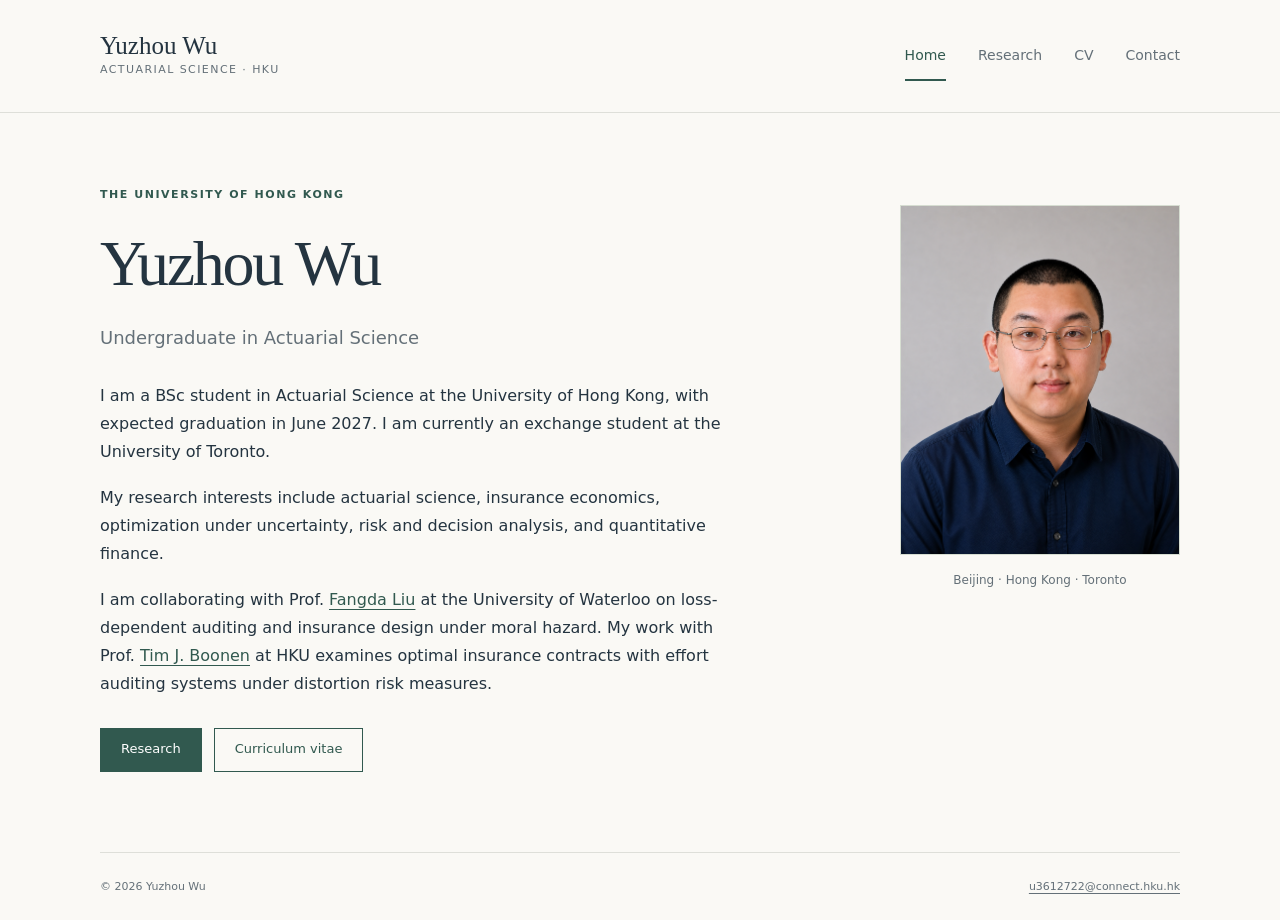
<file: index.html>
<!doctype html>
<html lang="en"><head><meta charset="utf-8"><meta name="viewport" content="width=device-width, initial-scale=1">
<meta name="description" content="Yuzhou Wu — Actuarial Science at the University of Hong Kong. Insurance economics, risk, and optimization under uncertainty.">
<title>Home | Yuzhou Wu</title><link rel="stylesheet" href="/assets/styles.css"><script src="/assets/site.js" defer></script></head>
<body><a class="skip-link" href="#main">Skip to content</a><header class="site-header"><div class="header-inner"><a class="wordmark" href="/">Yuzhou Wu<span>Actuarial Science · HKU</span></a><nav aria-label="Main navigation"><a href="/index.html" aria-current="page">Home</a><a href="/research.html">Research</a><a href="/cv.html">CV</a><a href="/contact.html">Contact</a></nav></div></header>
<main id="main" class="container"><section class="home-grid"><div class="home-copy"><p class="eyebrow">The University of Hong Kong</p><h1>Yuzhou Wu</h1><p class="subtitle">Undergraduate in Actuarial Science</p><p>I am a BSc student in Actuarial Science at the University of Hong Kong, with expected graduation in June 2027. I am currently an exchange student at the University of Toronto.</p><p>My research interests include actuarial science, insurance economics, optimization under uncertainty, risk and decision analysis, and quantitative finance.</p><p>I am collaborating with Prof. <a href="https://sites.google.com/site/fangdaliuactsc/home" target="_blank" rel="noopener noreferrer">Fangda Liu</a> at the University of Waterloo on loss-dependent auditing and insurance design under moral hazard. My work with Prof. <a href="https://saasresearch.hku.hk/~tjboonen/" target="_blank" rel="noopener noreferrer">Tim J. Boonen</a> at HKU examines optimal insurance contracts with effort auditing systems under distortion risk measures.</p><div class="actions"><a class="button primary" href="/research.html">Research</a><a class="button" href="/cv.html">Curriculum vitae</a></div></div><aside class="portrait-column"><img class="portrait-slot portrait-photo"
     src="/assets/portrait.png"
     alt="Yuzhou Wu"><p class="portrait-note">Beijing · Hong Kong · Toronto</p></aside></section></main><footer class="container site-footer"><span>© <span id="year">2026</span> Yuzhou Wu</span><a href="mailto:u3612722@connect.hku.hk">u3612722@connect.hku.hk</a></footer></body></html>
</file>
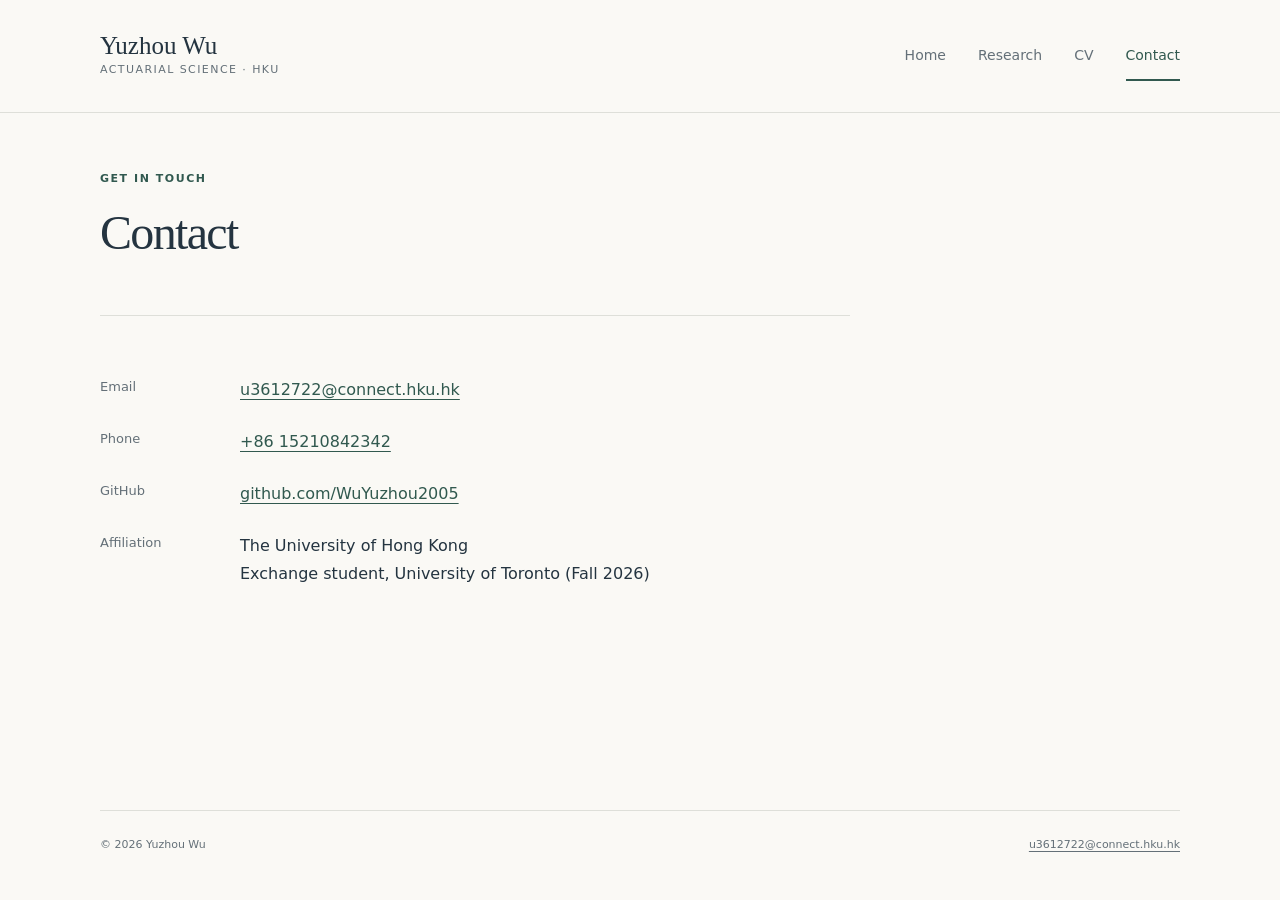
<file: contact.html>
<!doctype html>
<html lang="en"><head><meta charset="utf-8"><meta name="viewport" content="width=device-width, initial-scale=1">
<meta name="description" content="Yuzhou Wu — Actuarial Science at the University of Hong Kong. Insurance economics, risk, and optimization under uncertainty.">
<title>Contact | Yuzhou Wu</title><link rel="stylesheet" href="/assets/styles.css"><script src="/assets/site.js" defer></script></head>
<body><a class="skip-link" href="#main">Skip to content</a><header class="site-header"><div class="header-inner"><a class="wordmark" href="/">Yuzhou Wu<span>Actuarial Science · HKU</span></a><nav aria-label="Main navigation"><a href="/index.html">Home</a><a href="/research.html">Research</a><a href="/cv.html">CV</a><a href="/contact.html" aria-current="page">Contact</a></nav></div></header>
<main id="main" class="container"><div class="page-title"><p class="eyebrow">Get in touch</p><h1>Contact</h1></div><section class="contact-content"><dl class="contact-list"><dt>Email</dt><dd><a href="mailto:u3612722@connect.hku.hk">u3612722@connect.hku.hk</a></dd><dt>Phone</dt><dd><a href="tel:+8615210842342">+86 15210842342</a></dd><dt>GitHub</dt><dd><a href="https://github.com/WuYuzhou2005">github.com/WuYuzhou2005</a></dd><dt>Affiliation</dt><dd>The University of Hong Kong<br>Exchange student, University of Toronto (Fall 2026)</dd></dl></section></main><footer class="container site-footer"><span>© <span id="year">2026</span> Yuzhou Wu</span><a href="mailto:u3612722@connect.hku.hk">u3612722@connect.hku.hk</a></footer></body></html>
</file>
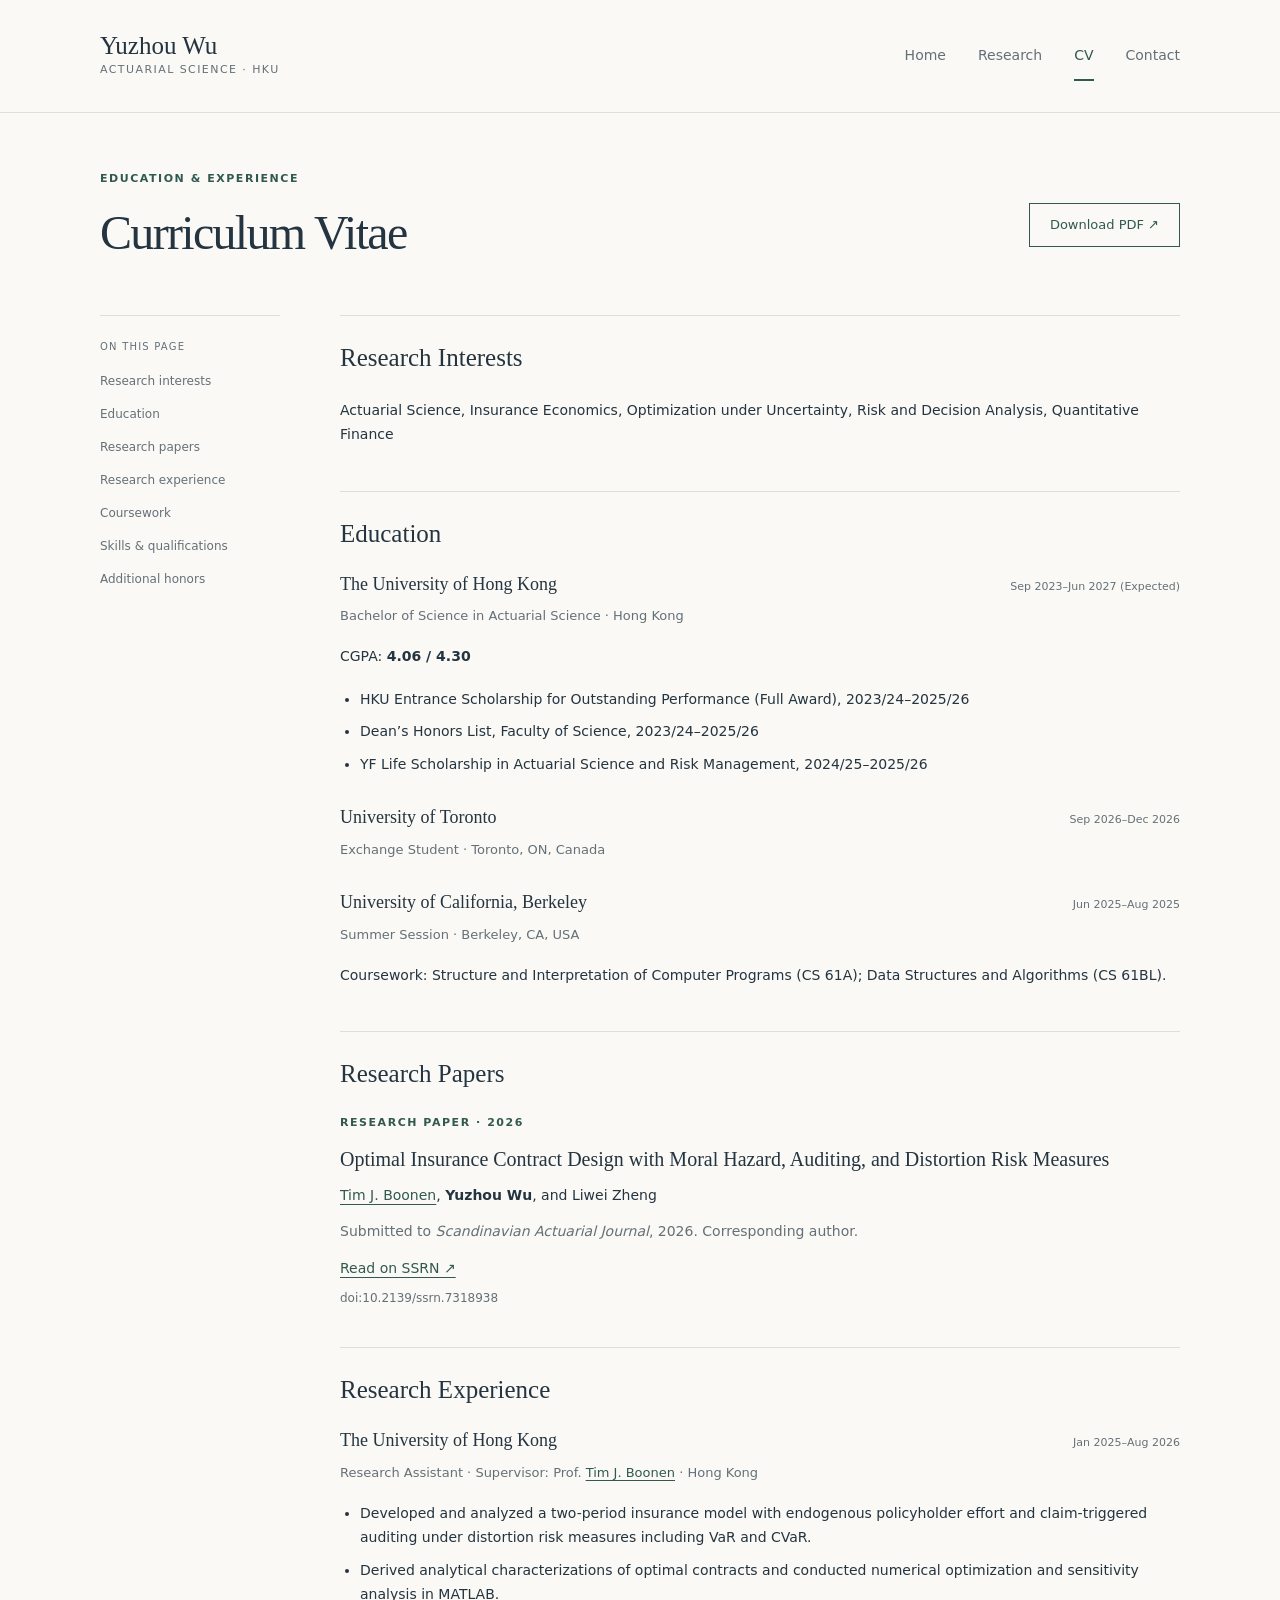
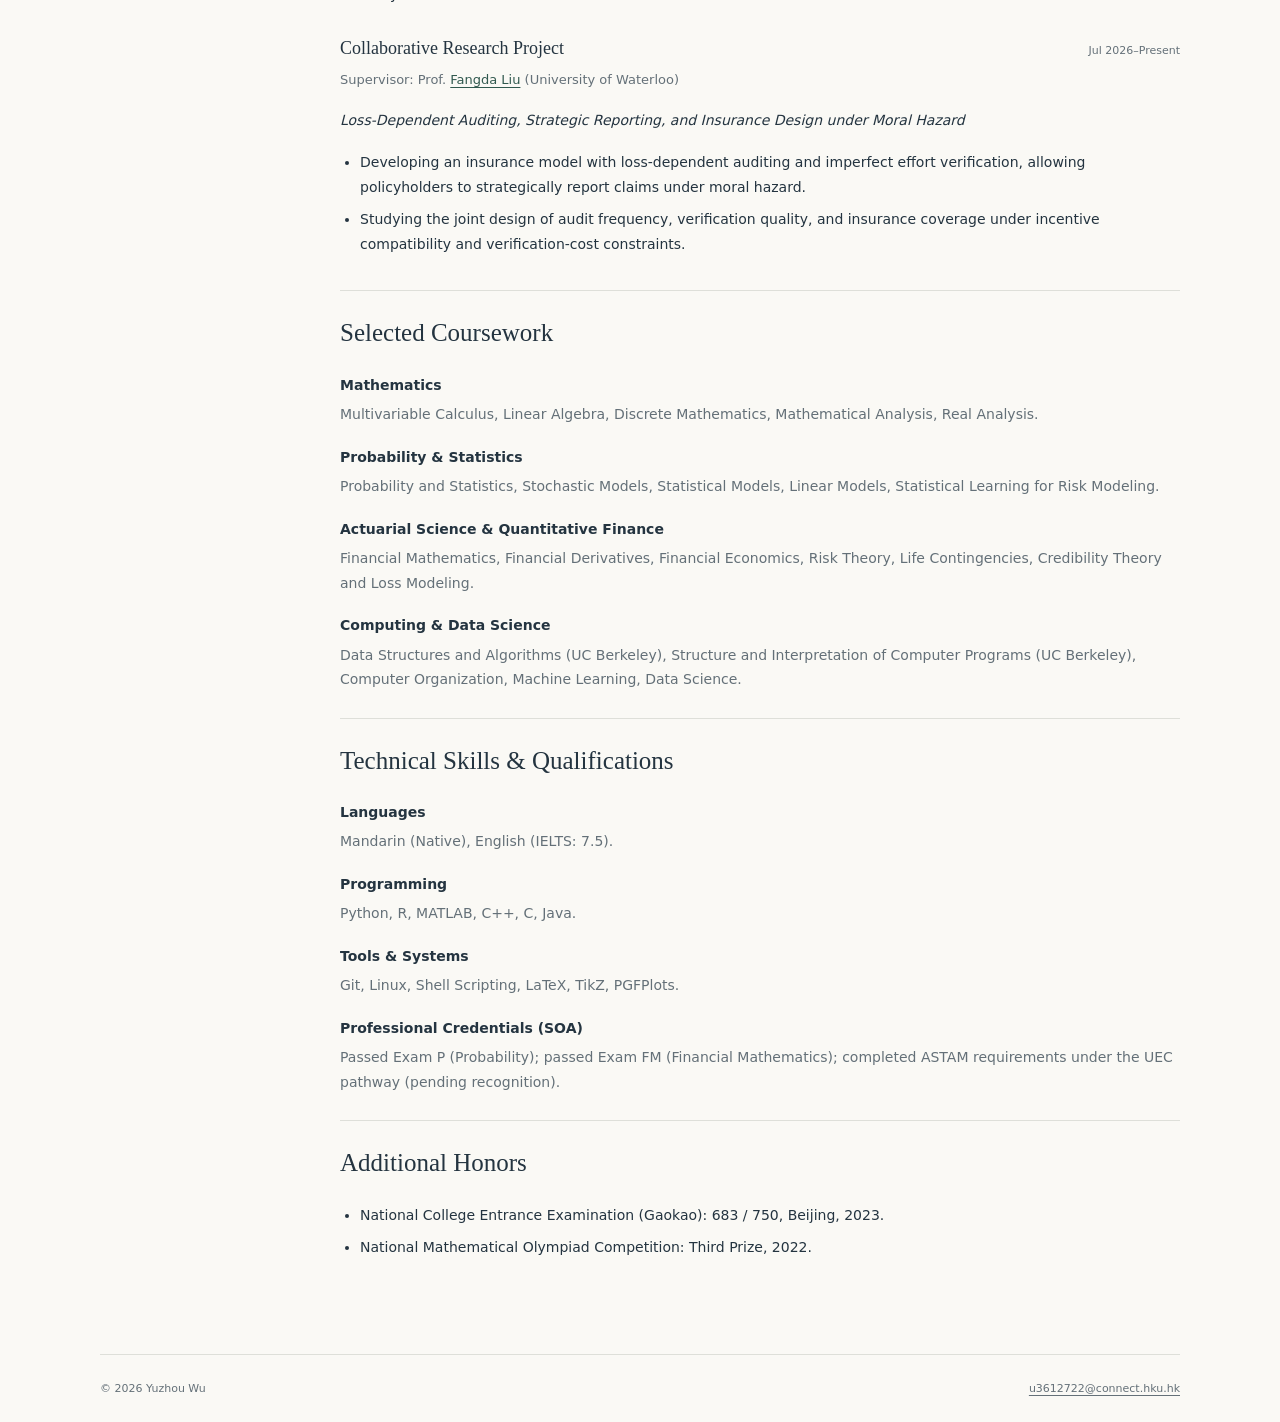
<file: cv.html>
<!doctype html>
<html lang="en"><head><meta charset="utf-8"><meta name="viewport" content="width=device-width, initial-scale=1">
<meta name="description" content="Yuzhou Wu — Actuarial Science at the University of Hong Kong. Insurance economics, risk, and optimization under uncertainty.">
<title>Curriculum Vitae | Yuzhou Wu</title><link rel="stylesheet" href="/assets/styles.css"><script src="/assets/site.js" defer></script></head>
<body><a class="skip-link" href="#main">Skip to content</a><header class="site-header"><div class="header-inner"><a class="wordmark" href="/">Yuzhou Wu<span>Actuarial Science · HKU</span></a><nav aria-label="Main navigation"><a href="/index.html">Home</a><a href="/research.html">Research</a><a href="/cv.html" aria-current="page">CV</a><a href="/contact.html">Contact</a></nav></div></header>
<main id="main" class="container"><div class="page-title cv-title"><div><p class="eyebrow">Education &amp; experience</p><h1>Curriculum Vitae</h1></div><a class="button" href="/Yuzhou_Wu_CV.pdf" download>Download PDF ↗</a></div>
<div class="cv-layout"><aside class="cv-index"><p>On this page</p><a href="#interests">Research interests</a><a href="#education">Education</a><a href="#papers">Research papers</a><a href="#experience">Research experience</a><a href="#coursework">Coursework</a><a href="#skills">Skills &amp; qualifications</a><a href="#honors">Additional honors</a></aside><div class="cv-body">
<section id="interests" class="cv-section"><h2>Research Interests</h2><p>Actuarial Science, Insurance Economics, Optimization under Uncertainty, Risk and Decision Analysis, Quantitative Finance</p></section>
<section id="education" class="cv-section"><h2>Education</h2><article class="cv-entry"><div class="entry-heading"><h3>The University of Hong Kong</h3><span>Sep 2023–Jun 2027 (Expected)</span></div><p class="meta">Bachelor of Science in Actuarial Science · Hong Kong</p><p>CGPA: <strong>4.06 / 4.30</strong></p><ul><li>HKU Entrance Scholarship for Outstanding Performance (Full Award), 2023/24–2025/26</li><li>Dean’s Honors List, Faculty of Science, 2023/24–2025/26</li><li>YF Life Scholarship in Actuarial Science and Risk Management, 2024/25–2025/26</li></ul></article><article class="cv-entry"><div class="entry-heading"><h3>University of Toronto</h3><span>Sep 2026–Dec 2026</span></div><p class="meta">Exchange Student · Toronto, ON, Canada</p></article><article class="cv-entry"><div class="entry-heading"><h3>University of California, Berkeley</h3><span>Jun 2025–Aug 2025</span></div><p class="meta">Summer Session · Berkeley, CA, USA</p><p>Coursework: Structure and Interpretation of Computer Programs (CS 61A); Data Structures and Algorithms (CS 61BL).</p></article></section>
<section id="papers" class="cv-section"><h2>Research Papers</h2><article class="paper"><p class="eyebrow">Research paper · 2026</p><h3><a href="https://dx.doi.org/10.2139/ssrn.7318938">Optimal Insurance Contract Design with Moral Hazard, Auditing, and Distortion Risk Measures</a></h3><p><a href="https://saasresearch.hku.hk/~tjboonen/" target="_blank" rel="noopener noreferrer">Tim J. Boonen</a>, <strong>Yuzhou Wu</strong>, and Liwei Zheng</p><p class="muted">Submitted to <em>Scandinavian Actuarial Journal</em>, 2026. Corresponding author.</p><a class="text-link" href="https://dx.doi.org/10.2139/ssrn.7318938">Read on SSRN ↗</a><p class="doi">doi:10.2139/ssrn.7318938</p></article></section>
<section id="experience" class="cv-section"><h2>Research Experience</h2><article class="cv-entry"><div class="entry-heading"><h3>The University of Hong Kong</h3><span>Jan 2025–Aug 2026</span></div><p class="meta">Research Assistant · Supervisor: Prof. <a href="https://saasresearch.hku.hk/~tjboonen/" target="_blank" rel="noopener noreferrer">Tim J. Boonen</a> · Hong Kong</p><ul><li>Developed and analyzed a two-period insurance model with endogenous policyholder effort and claim-triggered auditing under distortion risk measures including VaR and CVaR.</li><li>Derived analytical characterizations of optimal contracts and conducted numerical optimization and sensitivity analysis in MATLAB.</li></ul></article><article class="cv-entry"><div class="entry-heading"><h3>Collaborative Research Project</h3><span>Jul 2026–Present</span></div><p class="meta">Supervisor: Prof. <a href="https://sites.google.com/site/fangdaliuactsc/home" target="_blank" rel="noopener noreferrer">Fangda Liu</a> (University of Waterloo)</p><p><em>Loss-Dependent Auditing, Strategic Reporting, and Insurance Design under Moral Hazard</em></p><ul><li>Developing an insurance model with loss-dependent auditing and imperfect effort verification, allowing policyholders to strategically report claims under moral hazard.</li><li>Studying the joint design of audit frequency, verification quality, and insurance coverage under incentive compatibility and verification-cost constraints.</li></ul></article></section>
<section id="coursework" class="cv-section"><h2>Selected Coursework</h2><dl class="course-list"><dt>Mathematics</dt><dd>Multivariable Calculus, Linear Algebra, Discrete Mathematics, Mathematical Analysis, Real Analysis.</dd><dt>Probability &amp; Statistics</dt><dd>Probability and Statistics, Stochastic Models, Statistical Models, Linear Models, Statistical Learning for Risk Modeling.</dd><dt>Actuarial Science &amp; Quantitative Finance</dt><dd>Financial Mathematics, Financial Derivatives, Financial Economics, Risk Theory, Life Contingencies, Credibility Theory and Loss Modeling.</dd><dt>Computing &amp; Data Science</dt><dd>Data Structures and Algorithms (UC Berkeley), Structure and Interpretation of Computer Programs (UC Berkeley), Computer Organization, Machine Learning, Data Science.</dd></dl></section>
<section id="skills" class="cv-section"><h2>Technical Skills &amp; Qualifications</h2><dl class="course-list"><dt>Languages</dt><dd>Mandarin (Native), English (IELTS: 7.5).</dd><dt>Programming</dt><dd>Python, R, MATLAB, C++, C, Java.</dd><dt>Tools &amp; Systems</dt><dd>Git, Linux, Shell Scripting, LaTeX, TikZ, PGFPlots.</dd><dt>Professional Credentials (SOA)</dt><dd>Passed Exam P (Probability); passed Exam FM (Financial Mathematics); completed ASTAM requirements under the UEC pathway (pending recognition).</dd></dl></section>
<section id="honors" class="cv-section"><h2>Additional Honors</h2><ul><li>National College Entrance Examination (Gaokao): 683 / 750, Beijing, 2023.</li><li>National Mathematical Olympiad Competition: Third Prize, 2022.</li></ul></section></div></div></main><footer class="container site-footer"><span>© <span id="year">2026</span> Yuzhou Wu</span><a href="mailto:u3612722@connect.hku.hk">u3612722@connect.hku.hk</a></footer></body></html>
</file>
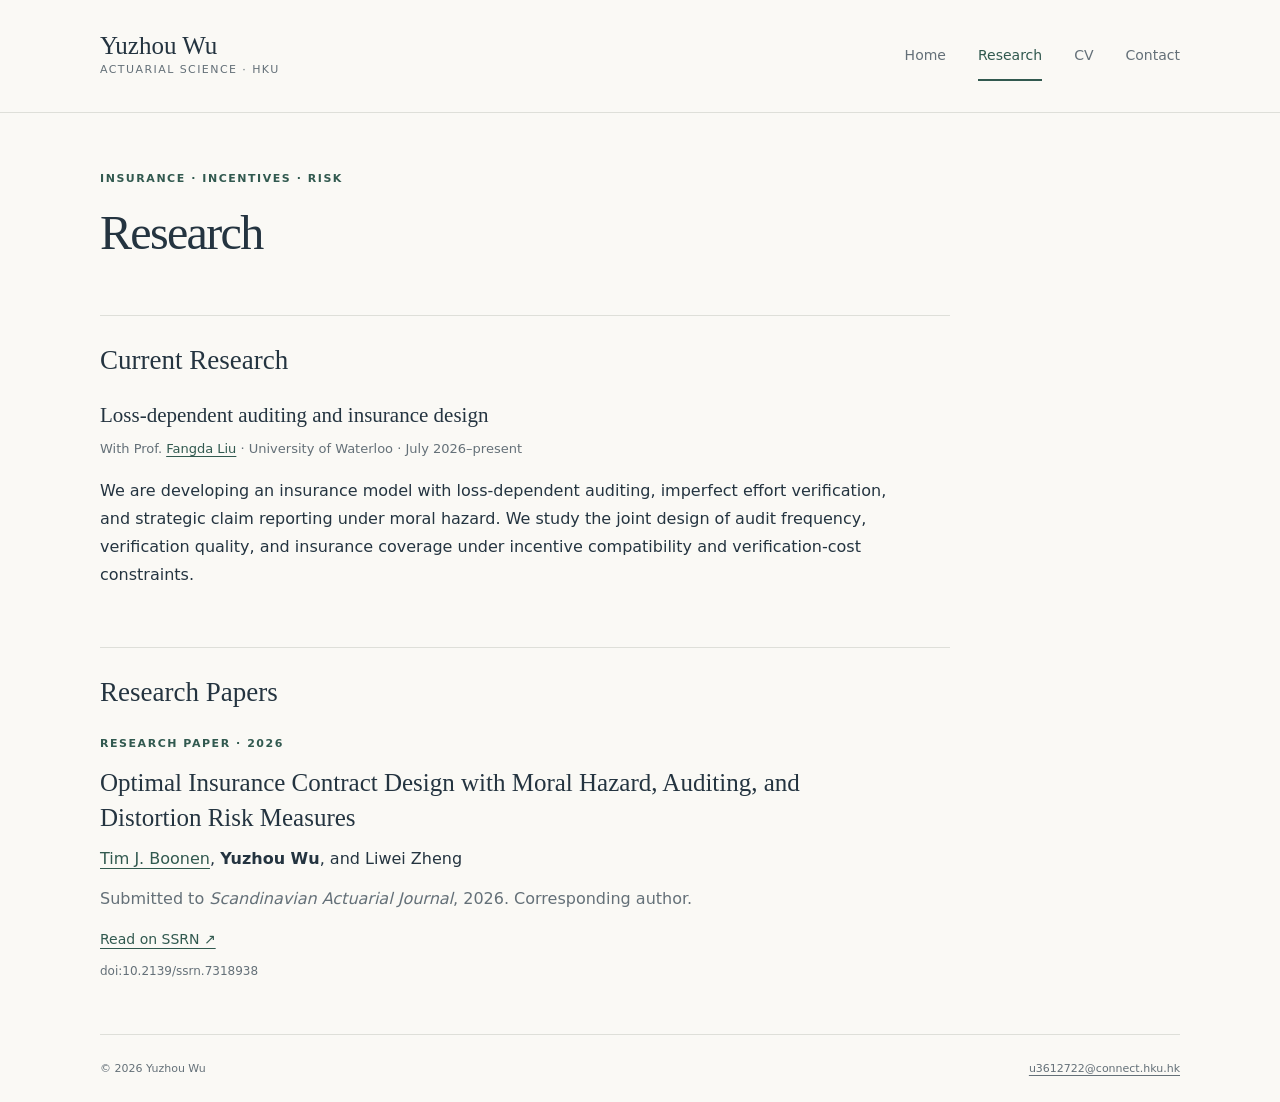
<file: research.html>
<!doctype html>
<html lang="en"><head><meta charset="utf-8"><meta name="viewport" content="width=device-width, initial-scale=1">
<meta name="description" content="Yuzhou Wu — Actuarial Science at the University of Hong Kong. Insurance economics, risk, and optimization under uncertainty.">
<title>Research | Yuzhou Wu</title><link rel="stylesheet" href="/assets/styles.css"><script src="/assets/site.js" defer></script></head>
<body><a class="skip-link" href="#main">Skip to content</a><header class="site-header"><div class="header-inner"><a class="wordmark" href="/">Yuzhou Wu<span>Actuarial Science · HKU</span></a><nav aria-label="Main navigation"><a href="/index.html">Home</a><a href="/research.html" aria-current="page">Research</a><a href="/cv.html">CV</a><a href="/contact.html">Contact</a></nav></div></header>
<main id="main" class="container"><div class="page-title"><p class="eyebrow">Insurance · Incentives · Risk</p><h1>Research</h1></div><section class="content-section"><h2>Current Research</h2><article class="research-project"><h3>Loss-dependent auditing and insurance design</h3><p class="meta">With Prof. <a href="https://sites.google.com/site/fangdaliuactsc/home" target="_blank" rel="noopener noreferrer">Fangda Liu</a> · University of Waterloo · July 2026–present</p><p>We are developing an insurance model with loss-dependent auditing, imperfect effort verification, and strategic claim reporting under moral hazard. We study the joint design of audit frequency, verification quality, and insurance coverage under incentive compatibility and verification-cost constraints.</p></article></section><section class="content-section"><h2>Research Papers</h2><article class="paper"><p class="eyebrow">Research paper · 2026</p><h3><a href="https://dx.doi.org/10.2139/ssrn.7318938">Optimal Insurance Contract Design with Moral Hazard, Auditing, and Distortion Risk Measures</a></h3><p><a href="https://saasresearch.hku.hk/~tjboonen/" target="_blank" rel="noopener noreferrer">Tim J. Boonen</a>, <strong>Yuzhou Wu</strong>, and Liwei Zheng</p><p class="muted">Submitted to <em>Scandinavian Actuarial Journal</em>, 2026. Corresponding author.</p><a class="text-link" href="https://dx.doi.org/10.2139/ssrn.7318938">Read on SSRN ↗</a><p class="doi">doi:10.2139/ssrn.7318938</p></article></section></main><footer class="container site-footer"><span>© <span id="year">2026</span> Yuzhou Wu</span><a href="mailto:u3612722@connect.hku.hk">u3612722@connect.hku.hk</a></footer></body></html>
</file>
<file: assets/styles.css>
:root{--ink:#243440;--muted:#647078;--accent:#31594f;--line:#dedfd9;--paper:#faf9f5;color-scheme:light}
*{box-sizing:border-box}body{margin:0;background:var(--paper);color:var(--ink);font:16px/1.75 system-ui,-apple-system,"Segoe UI",sans-serif}a{color:var(--accent);text-underline-offset:.25em}a:focus-visible{outline:3px solid var(--accent);outline-offset:5px}.container,.header-inner{width:min(100% - 64px,1080px);margin-inline:auto}.site-header{border-bottom:1px solid var(--line)}.header-inner{min-height:112px;display:flex;align-items:center;justify-content:space-between;gap:32px}.wordmark{font:25px Georgia,serif;text-decoration:none;color:var(--ink)}.wordmark span{display:block;font:11px/1.8 system-ui;letter-spacing:.13em;text-transform:uppercase;color:var(--muted)}nav{display:flex;gap:32px}nav a{font-size:14px;color:var(--muted);text-decoration:none;padding:12px 0;border-bottom:2px solid transparent}nav a[aria-current],nav a:hover{color:var(--accent);border-color:var(--accent)}main{min-height:calc(100vh - 203px)}h1,h2,h3{font-family:Georgia,serif;font-weight:400;line-height:1.25}h1{font-size:clamp(40px,5vw,64px);letter-spacing:-.035em;margin:0 0 18px}h2{font-size:27px;margin:0 0 24px}h3{font-size:21px;margin:0 0 10px}p{margin:0 0 18px}.eyebrow{color:var(--accent);text-transform:uppercase;font-size:11px;letter-spacing:.14em;font-weight:650;margin-bottom:20px}.subtitle,.meta,.muted{color:var(--muted)}.subtitle{font-size:18px;margin-bottom:28px}.lead{font-size:21px;line-height:1.55}.home-grid{display:grid;grid-template-columns:minmax(0,1fr) 280px;gap:85px;padding:72px 0 80px;align-items:start}.home-copy{max-width:650px}.portrait-column{padding-top:20px}.portrait-slot{width:100%;aspect-ratio:4/5;background:#e9ede6;border:1px solid #d6ddd1;display:flex;flex-direction:column;align-items:center;justify-content:center;color:#7b8b7d}.portrait-initials{font:64px/1.2 Georgia,serif;letter-spacing:.05em}.portrait-caption{font-size:11px;letter-spacing:.08em;margin-top:18px}.portrait-note{text-align:center;font-size:12px;color:var(--muted);margin-top:15px}.portrait-photo{object-fit:cover}.actions{display:flex;flex-wrap:wrap;gap:12px;margin-top:30px}.button{display:inline-flex;align-items:center;justify-content:center;min-height:44px;padding:9px 20px;border:1px solid var(--accent);color:var(--accent);font-size:13px;text-decoration:none}.button:hover{background:#e9ede6}.button.primary{background:var(--accent);color:white}.page-title{padding:56px 0 34px}.page-title h1{font-size:48px}.page-title .eyebrow{margin-bottom:15px}.content-section{padding:28px 0 40px;border-top:1px solid var(--line);max-width:850px}.research-project,.paper{max-width:800px}.meta{font-size:13px;margin-bottom:16px}.paper .eyebrow{margin-bottom:12px}.paper h3{font-size:25px;line-height:1.4}.paper h3 a{color:var(--ink);text-decoration:none}.paper h3 a:hover{color:var(--accent)}.paper p{margin-bottom:12px}.text-link{font-size:14px}.doi{font-size:12px;color:var(--muted);margin-top:8px}.cv-title{display:flex;justify-content:space-between;align-items:center;gap:24px}.cv-layout{display:grid;grid-template-columns:180px minmax(0,1fr);gap:60px;padding-bottom:60px}.cv-index{align-self:start;position:sticky;top:28px;border-top:1px solid var(--line);padding-top:22px}.cv-index p{font-size:10px;text-transform:uppercase;letter-spacing:.12em;color:var(--muted);margin-bottom:15px}.cv-index a{display:block;font-size:12px;margin-bottom:12px;text-decoration:none;color:var(--muted)}.cv-index a:hover{color:var(--accent)}.cv-section{border-top:1px solid var(--line);padding:26px 0;scroll-margin-top:24px}.cv-section h2{font-size:25px}.cv-entry+.cv-entry{margin-top:30px}.entry-heading{display:flex;justify-content:space-between;align-items:baseline;gap:20px}.entry-heading h3{font-size:18px}.entry-heading span{font-size:11px;color:var(--muted);flex-shrink:0}.cv-body{font-size:14px}.cv-body ul{padding-left:20px;margin:12px 0 0}.cv-body li{margin-bottom:8px}.cv-body .paper h3{font-size:20px}.course-list{margin:0}.course-list dt{font-weight:600;margin-top:18px}.course-list dt:first-child{margin-top:0}.course-list dd{margin:5px 0 0;color:var(--muted)}.contact-content{max-width:750px;padding:20px 0 80px;border-top:1px solid var(--line)}.contact-list{display:grid;grid-template-columns:110px 1fr;gap:24px 30px;margin-top:40px}.contact-list dt{color:var(--muted);font-size:13px}.contact-list dd{margin:0;overflow-wrap:anywhere}.site-footer{border-top:1px solid var(--line);padding:24px 0;display:flex;justify-content:space-between;gap:20px;color:var(--muted);font-size:11px}.site-footer a{color:var(--muted)}.skip-link{position:absolute;top:-100px;left:20px;background:white;padding:10px;z-index:10}.skip-link:focus{top:10px}
@media(max-width:850px){.home-grid{gap:40px;grid-template-columns:minmax(0,1fr) 220px}.cv-layout{gap:30px;grid-template-columns:150px minmax(0,1fr)}.entry-heading{display:block}.entry-heading span{display:block;margin-bottom:6px}}
@media(max-width:640px){.container,.header-inner{width:calc(100% - 40px)}.header-inner{flex-direction:column;align-items:flex-start;gap:14px;padding:20px 0}nav{gap:25px}nav a{padding:5px 0}.home-grid{grid-template-columns:1fr;padding:38px 0 50px;gap:32px}.portrait-column{grid-row:1;padding:0;width:150px}.portrait-initials{font-size:40px}.portrait-caption{font-size:9px;margin-top:10px}.portrait-note{display:none}.home-copy h1{font-size:46px}.page-title{padding-top:38px}.page-title h1{font-size:38px}.cv-title{display:block}.cv-title .button{margin-top:8px}.cv-layout{grid-template-columns:1fr;gap:0}.cv-index{display:none}.contact-list{grid-template-columns:1fr;gap:6px}.contact-list dd{margin-bottom:15px}.site-footer{flex-direction:column;gap:6px}.lead{font-size:19px}}
@media print{body{background:white;color:black}.site-header,.site-footer,.skip-link,.cv-index,.button{display:none}.container{width:100%}.cv-layout{display:block}.page-title{padding-top:0}.cv-section{break-inside:avoid}.cv-body{font-size:11px}.cv-entry{break-inside:avoid}}
</file>
